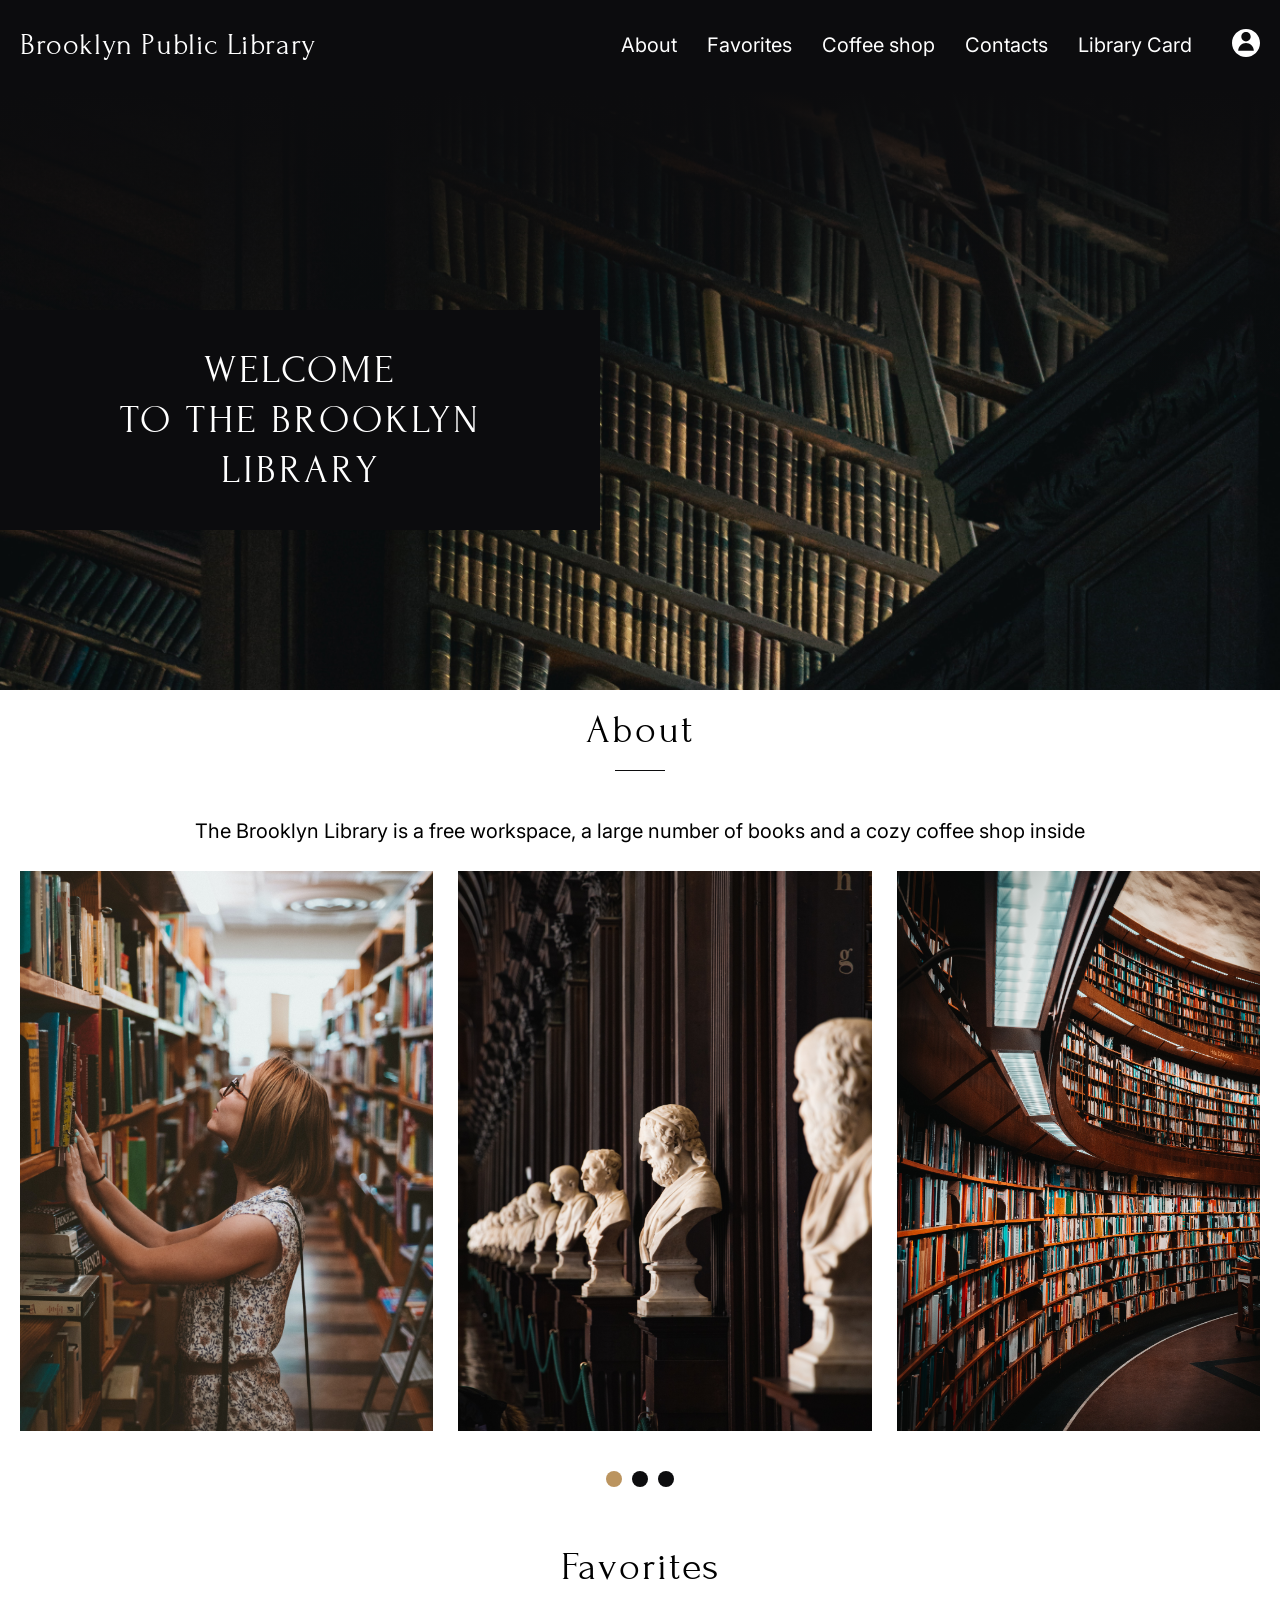
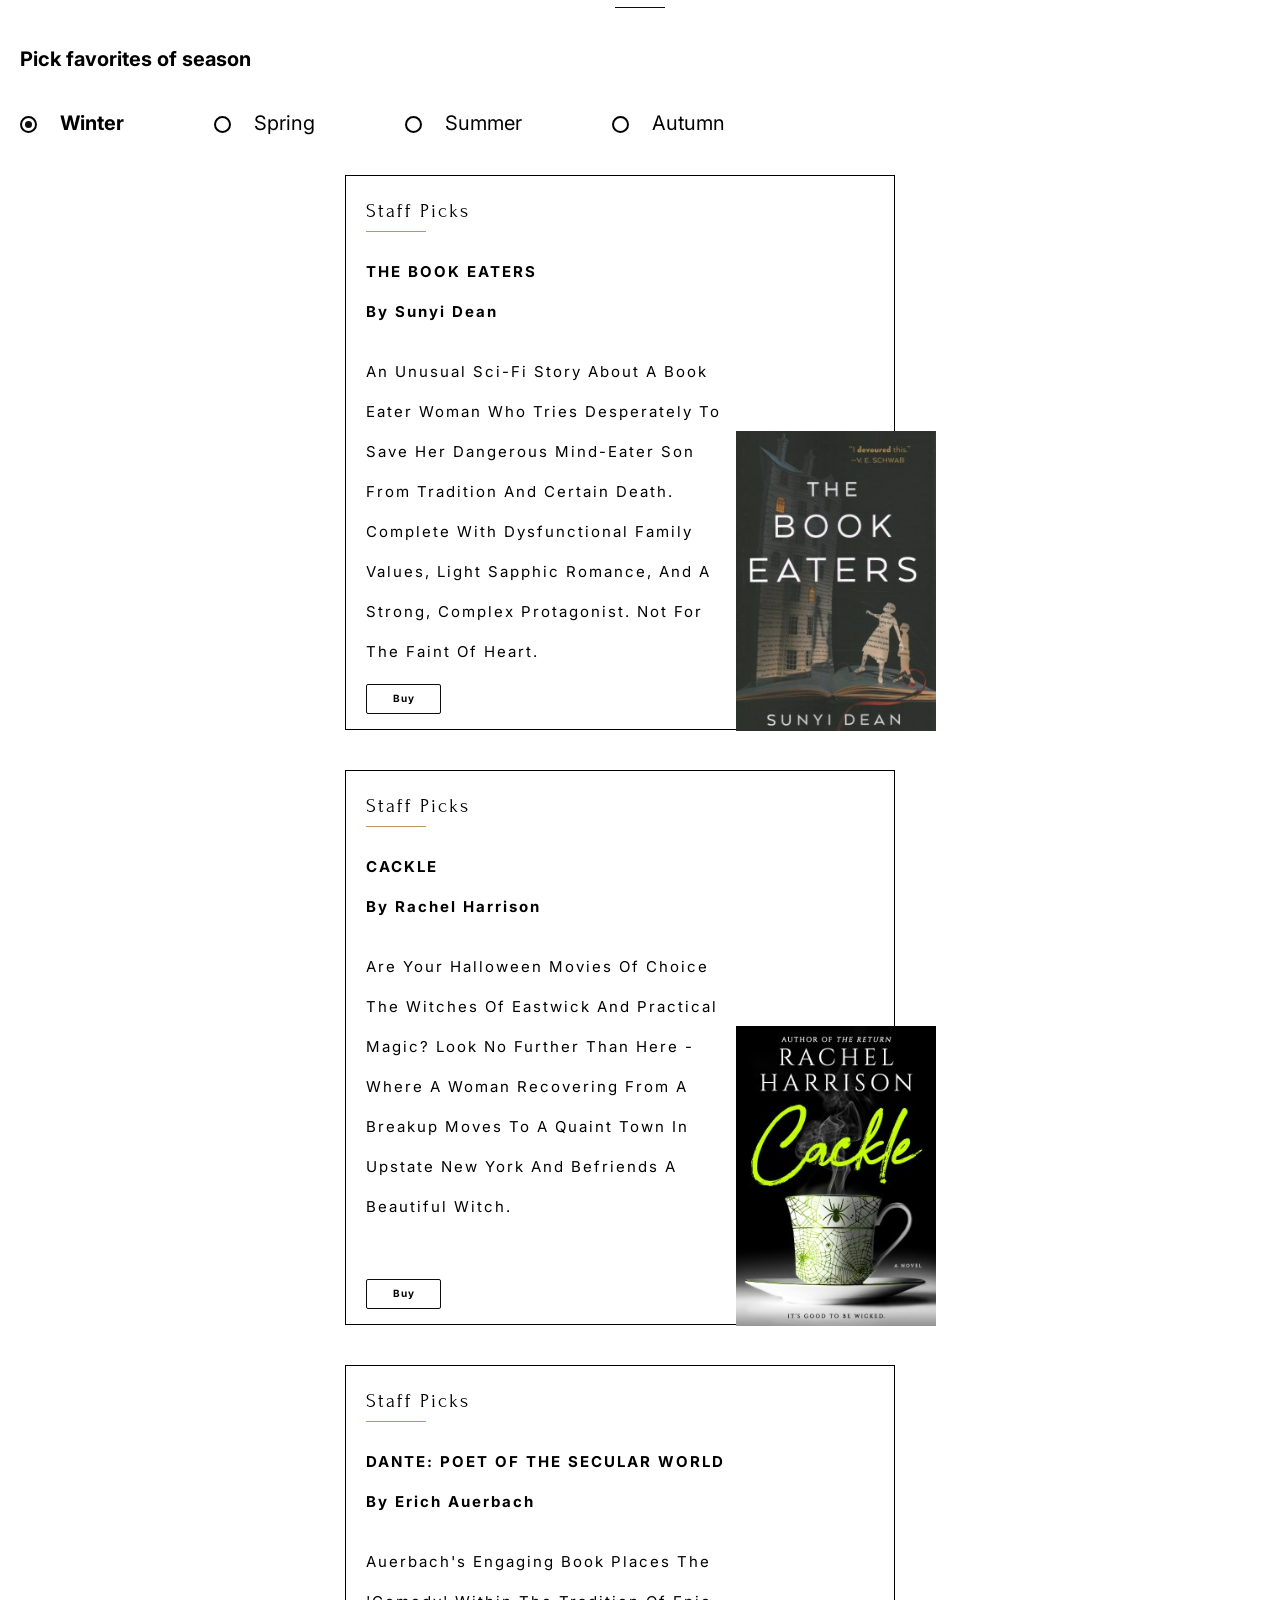
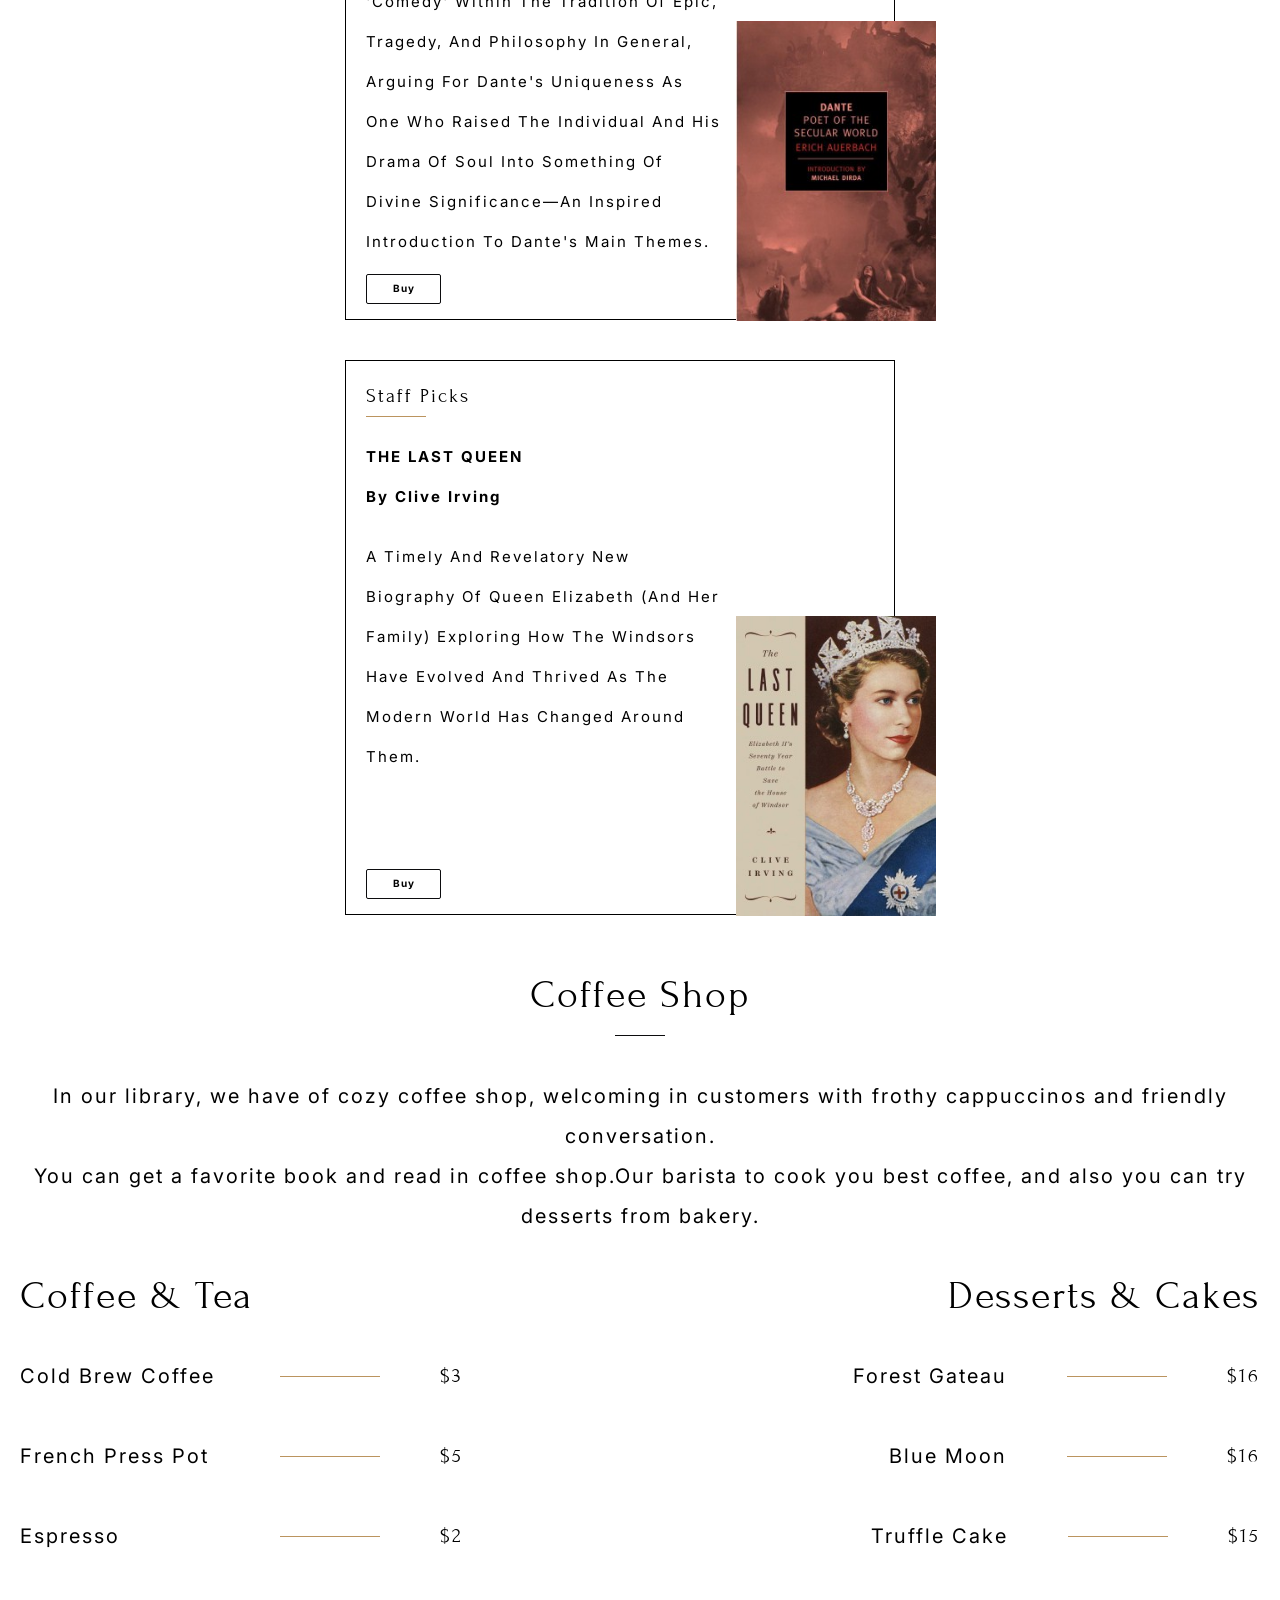
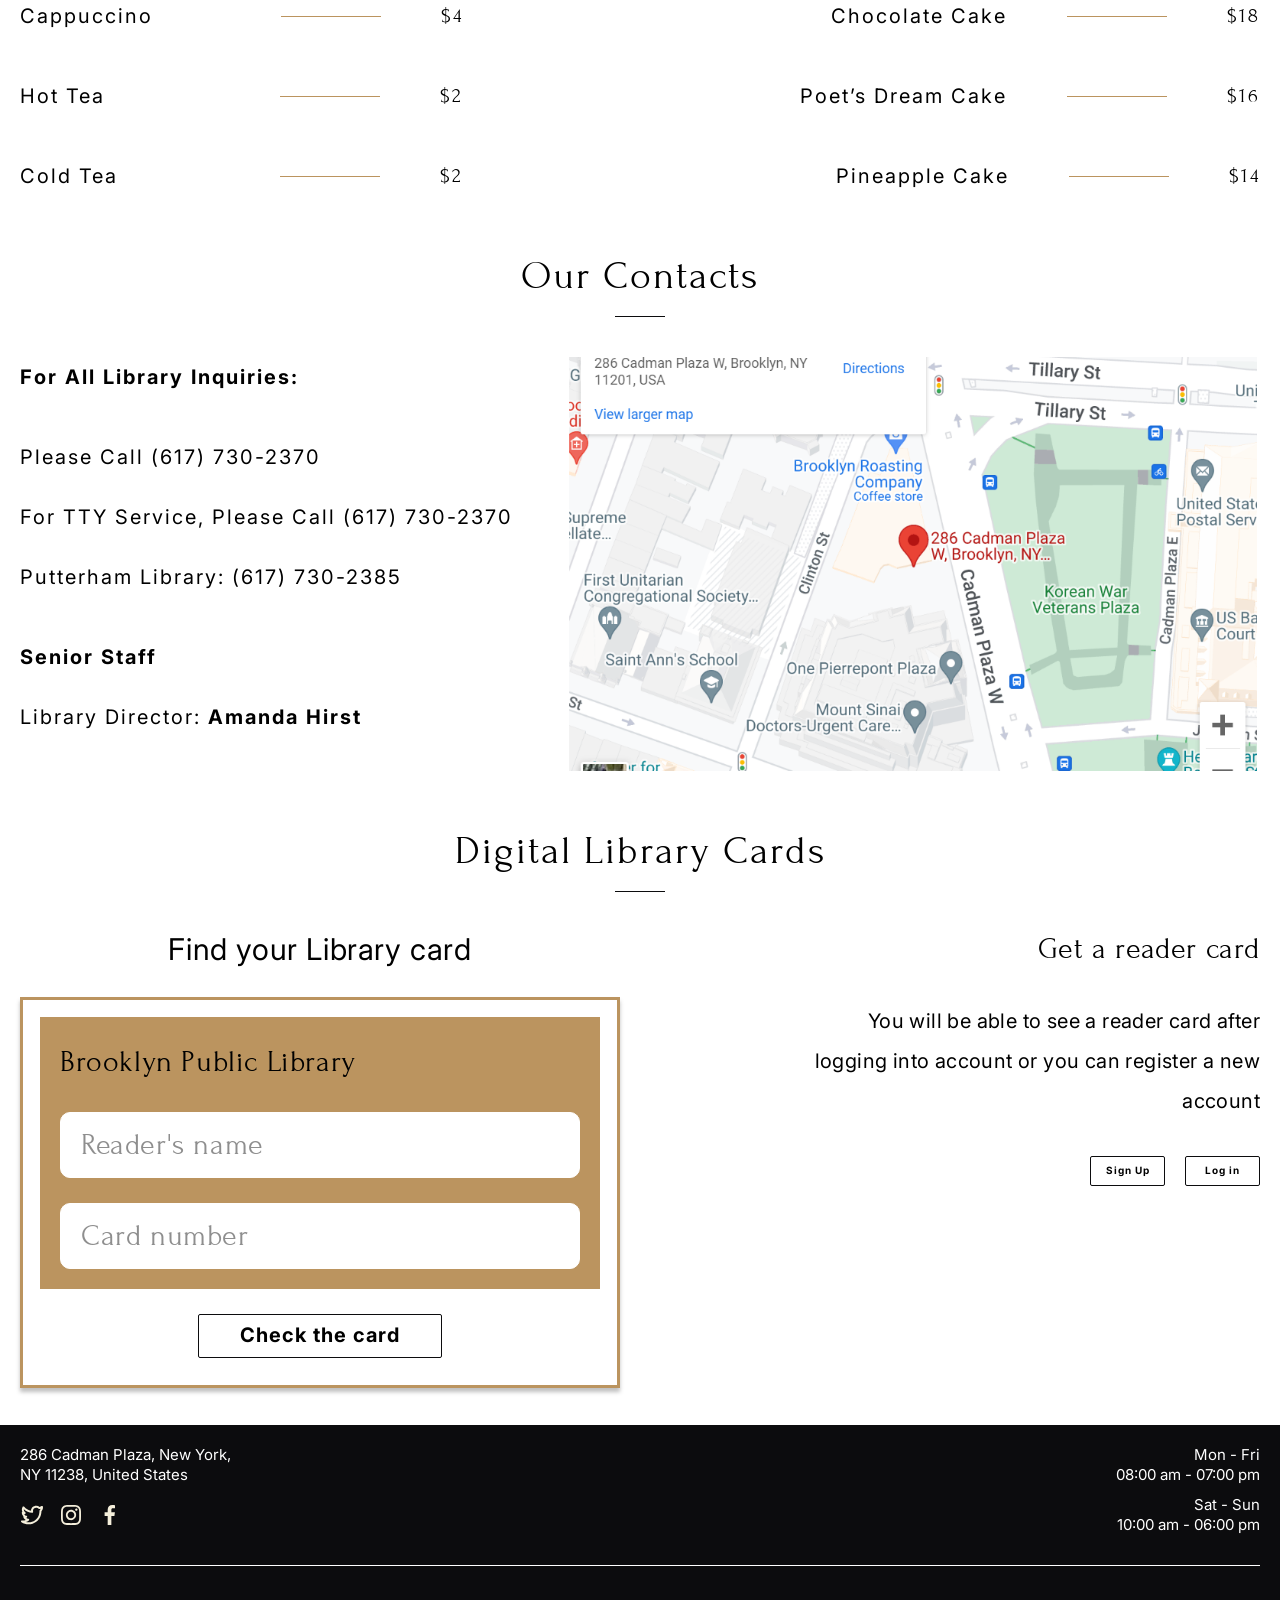
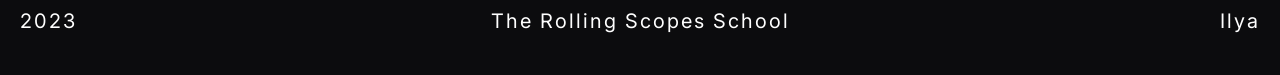
<file: index.html>
<!DOCTYPE html>
<html lang="en">

<head>
  <meta charset="UTF-8">
  <meta name="viewport" content="width=device-width, initial-scale=1.0">
  <title>Brooklyn Public Library</title>
  <meta name="description" content="Brooklyn Public Library">
  <meta name="keywords" content="library, books, library in brooklyn">
  <link rel="icon" href="#" type="image/x-icon">
  <link rel="icon" type="image/x-icon" href="./icons/favicon.ico">
  <link rel="stylesheet" type="text/css" href="./css/style.css">
  <link rel="stylesheet" type="text/css" href="./css/fonts.css">
  <link rel="preconnect" href="https://fonts.googleapis.com">
  <link rel="preconnect" href="https://fonts.gstatic.com" crossorigin>
  <link href="https://fonts.googleapis.com/css2?family=Forum&family=Inter:wght@400;700&display=swap" rel="stylesheet">
  <link rel="stylesheet" type="text/css" href="./css/normalize.css">
</head>

<body>
  <div class="wrapper">

    <header class="header">
      <div class="header__container">
        <div class="header__elements">
          <h1 class="header__title title">Brooklyn Public Library</h1>
          <nav class="header__nav nav">
            <ul class="nav__list">
              <li class="nav__item">
                <a class="nav__link nav__link--active" href="#about">About</a>
              </li>
              <li class="nav__item">
                <a class="nav__link" href="#favorites">Favorites</a>
              </li>
              <li class="nav__item">
                <a class="nav__link" href="#coffee-shop">Coffee shop</a>
              </li>
              <li class="nav__item">
                <a class="nav__link" href="#contacts">Contacts</a>
              </li>
              <li class="nav__item">
                <a class="nav__link" href="#library-card">Library Card</a>
              </li>
            </ul>
          </nav>

          <div class="auth-icon">
            <a class="auth-icon__link" href="#">
              <img class="auth-icon__img" src="./icons/auth-icon-img.svg" alt="login user">
            </a>
            <a class="profile-icon__link" href="#" title="">
              <svg class="user-svg" width="28" height="28" viewBox="0 0 28 28" fill="none"
                xmlns="http://www.w3.org/2000/svg">
                <path
                  d="M28 14C28 21.732 21.732 28 14 28C6.26801 28 0 21.732 0 14C0 6.26801 6.26801 0 14 0C21.732 0 28 6.26801 28 14Z"
                  fill="white" />
                <text x="50%" y="50%" text-anchor="middle" fill="#BB945F" font-size="15" font-family="Inter"
                  dy=".3em">JD</text>
              </svg>

            </a>

            <div class="popup popup-auth popup-text">
              <div class="popup__body">
                <p><b>Profile</b></p>
                <div class="border"></div>
                <a href="#login-modal" class="modal-link">Log In</a>
                <a href="#register-modal" class="modal-link">Register</a>
              </div>
            </div>
            <div class="popup popup-profile popup-text">
              <div class="popup__body">
                <p><b>Profile</b></p>
                <div class="border"></div>
                <a href="#profile-modal" class="modal-link ">My profile</a>
                <a href="#logout" class="modal-link logoutButton">Log out</a>
              </div>
            </div>
          </div>


          <button class="navbar-toggler">
            <span class="navbar-toggler__line"></span>
            <span class="navbar-toggler__line"></span>
            <span class="navbar-toggler__line"></span>
          </button>
        </div>
      </div>
    </header>

    <main class="main">

      <section class="welcome">
        <div class="welcome__container">
          <div class="welcome__text-block">
            <h2 class="title welcome__title">Welcome<br>to the Brooklyn Library</h2>
          </div>
          <div class="welcome__image">
            <div class="welcome__overlay"></div>
          </div>
        </div>
      </section>

      <section class="about">
        <div class="about__container">
          <div class="about__content content">
            <div class="section-title-block">
              <h2 class="section__title title" id="about">About</h2>
              <div class="title__border"></div>
            </div>
            <p class="text">The Brooklyn Library is a free workspace, a large number of books and a cozy
              coffee shop inside </p>
            <div class="slider">

              <div class="slider__items">
                <button type="button" class="slider__button-prev"></button>
                <div class="slider__image-wrapper">

                  <div class="slider__image-list">
                    <div class="slider__image">
                      <img class="image" src="./img/slider-image/slider-img-1.jpeg" alt="">
                    </div>
                    <div class="slider__image">
                      <img class="image" src="./img/slider-image/slider-img-2.jpeg" alt="">
                    </div>

                    <div class="slider__image">
                      <img class="image" src="./img/slider-image/slider-img-3.jpeg" alt="">
                    </div>
                    <div class="slider__image">
                      <img class="image" src="./img/slider-image/slider-img-4.jpeg" alt="">
                    </div>
                    <div class="slider__image">
                      <img class="image" src="./img/slider-image/slider-img-5.jpeg" alt="">
                    </div>
                  </div>

                </div>
                <button type="button" class="slider__button-next"></button>
              </div>


              <ul class="slider__navigation">
                <li class="slider__navigation-item slider__navigation-item--active">
                  <span class="slider__dot slider__dot--active"></span>
                </li>
                <li class="slider__navigation-item">
                  <span class="slider__dot"></span>
                </li>
                <li class="slider__navigation-item">
                  <span class="slider__dot"></span>
                </li>
                <li class="slider__navigation-item">
                  <span class="slider__dot"></span>
                </li>
                <li class="slider__navigation-item">
                  <span class="slider__dot"></span>
                </li>
              </ul>

            </div>
          </div>
        </div>
      </section>

      <section class="favorites">
        <div class="favorites__container">
          <div class="favorites__content content">
            <div class="section-title-block">
              <h2 class="section__title title" id="favorites">Favorites</h2>
              <div class="title__border"></div>
            </div>
            <div class="favorites__description">
              <p><b>Pick favorites of season</b></p>
            </div>

            <div class="radio-button-block">

              <div class="radio-button-block__item">
                <div class="radio">
                  <input type="radio" id="winter" name="season" value="1" checked>
                  <label for="winter">Winter</label>
                </div>
              </div>
              <div class="radio-button-block__item">
                <div class="radio">
                  <input type="radio" id="spring" name="season" value="2">
                  <label for="spring">Spring</label>
                </div>
              </div>
              <div class="radio-button-block__item">
                <div class="radio">
                  <input type="radio" id="summer" name="season" value="3">
                  <label for="summer">Summer</label>
                </div>
              </div>
              <div class="radio-button-block__item">
                <div class="radio">
                  <input type="radio" id="autumn" name="season" value="4">
                  <label for="autumn">Autumn</label>
                </div>
              </div>
            </div>
            <div class="favorites-list">
              <!-- WINTER BOOK -->
              <div class="favorites__item">
                <div class="book">
                  <div class="title section__title section__title--low ">
                    <p>Staff Picks</p>
                    <div class="border">
                    </div>
                  </div>
                  <div class="description">
                    <p class="description--bold">The Book Eaters</p>
                    <p class=" description--bold description--cap">By Sunyi Dean</p>
                  </div>
                  <div class="book__text">
                    <p class="description">
                      An unusual sci-fi story about a book eater woman who tries desperately to
                      save her dangerous mind-eater son from tradition and certain death. Complete
                      with
                      dysfunctional family values, light Sapphic romance, and a strong, complex
                      protagonist. Not for the faint of heart.
                    </p>
                  </div>
                  <div class="book__button">
                    <button class="button-low">Buy</button>
                  </div>
                  <div class="book__preview">
                    <img src="./img/book/winter-book/winter-book-1.jpeg" alt="The Book Eaters By Sunyi Dean"
                      class="image">
                  </div>
                </div>
              </div>
              <div class="favorites__item">
                <div class="book">
                  <div class="title section__title section__title--low ">
                    <p>Staff Picks</p>
                    <div class="border">
                    </div>
                  </div>
                  <div class="description">
                    <p class="description--bold">Cackle</p>
                    <p class="description--bold description--cap">By Rachel Harrison</p>
                  </div>
                  <div class="book__text">
                    <p class="description">
                      Are your Halloween movies of choice The Witches of Eastwick and Practical
                      Magic? Look no further than here - where a woman recovering from a breakup
                      moves to a
                      quaint town in upstate New York and befriends a beautiful witch.
                    </p>
                  </div>
                  <div class="book__button">
                    <button class="button-low">Buy</button>
                  </div>
                  <div class="book__preview">
                    <img src="./img/book/winter-book/winter-book-2.jpeg" alt="Cackle" class="image">
                  </div>
                </div>
              </div>
              <div class="favorites__item">
                <div class="book">
                  <div class="title section__title section__title--low ">
                    <p>Staff Picks</p>
                    <div class="border">
                    </div>
                  </div>
                  <div class="description">
                    <p class="description--bold">Dante: Poet of the Secular World</p>
                    <p class="description--bold description--cap">By Erich Auerbach</p>
                  </div>
                  <div class="book__text">
                    <p class="description">
                      Auerbach's engaging book places the 'Comedy' within the tradition of epic,
                      tragedy, and philosophy in general, arguing for Dante's uniqueness as one
                      who
                      raised the individual and his drama of soul into something of divine
                      significance—an inspired introduction to Dante's main themes.
                    </p>
                  </div>
                  <div class="book__button">
                    <button class="button-low">Buy</button>
                  </div>
                  <div class="book__preview">
                    <img src="./img/book/winter-book/winter-book-3.jpeg" alt="DANTE: POET OF THE SECULAR WORLD"
                      class="image">
                  </div>
                </div>
              </div>
              <div class="favorites__item">
                <div class="book">
                  <div class="title section__title section__title--low ">
                    <p>Staff Picks</p>
                    <div class="border">
                    </div>
                  </div>
                  <div class="description">
                    <p class="description--bold">The Last Queen </p>
                    <p class="description--bold description--cap">By Clive Irving</p>
                  </div>
                  <div class="book__text">
                    <p class="description">
                      A timely and revelatory new biography of Queen Elizabeth (and her family)
                      exploring how the Windsors have evolved and thrived as the modern world has
                      changed around them.
                    </p>
                  </div>
                  <div class="book__button">
                    <button class="button-low">Buy</button>
                  </div>
                  <div class="book__preview">
                    <img src="./img/book/winter-book/winter-book-4.jpeg" alt="THE LAST QUEEN" class="image">
                  </div>
                </div>
              </div>
              <!-- SPRING BOOK -->
              <div class="favorites__item">
                <div class="book">
                  <div class="title section__title section__title--low ">
                    <p>Staff Picks</p>
                    <div class="border">
                    </div>
                  </div>
                  <div class="description">
                    <p class="description--bold">The Body</p>
                    <p class="description--bold description--cap">By Stephen King</p>
                  </div>
                  <div class="book__text">
                    <p class="description">
                      Powerful novel that takes you back to a nostalgic time, exploring both the
                      beauty and danger and loss of innocence that is youth.
                    </p>
                  </div>
                  <div class="book__button">
                    <button class="button-low" name="buy book" type="button">Buy</button>
                  </div>
                  <div class="book__preview">
                    <img src="./img/book/spring-book/spring-book-1.jpeg" alt="The Body" class="image">
                  </div>
                </div>
              </div>
              <div class="favorites__item">
                <div class="book">
                  <div class="title section__title section__title--low ">
                    <p>Staff Picks</p>
                    <div class="border">
                    </div>
                  </div>
                  <div class="description">
                    <p class="description--bold">Carry: A Memoir of Survival on Stolen Land</p>
                    <p class="description--bold description--cap">By Toni Jenson</p>
                  </div>
                  <div class="book__text">
                    <p class="description">
                      This memoir about the author's relationship with gun violence feels both
                      expansive and intimate, resulting in a lyrical indictment of the way things
                      are
                    </p>
                  </div>
                  <div class="book__button">
                    <button class="button-low" name="buy book" type="button">Buy</button>
                  </div>
                  <div class="book__preview">
                    <img src="./img/book/spring-book/spring-book-2.jpeg"
                      alt="Carry: A Memoir of Survival on Stolen Land" class="image">
                  </div>
                </div>
              </div>
              <div class="favorites__item">
                <div class="book">
                  <div class="title section__title section__title--low ">
                    <p>Staff Picks</p>
                    <div class="border">
                    </div>
                  </div>
                  <div class="description">
                    <p class="description--bold">Days of Distraction</p>
                    <p class="description--bold description--cap">By Alexandra Chang</p>
                  </div>
                  <div class="book__text">
                    <p class="description">
                      A sardonic view of Silicon Valley culture, a meditation on race, and a
                      journal of displacement and belonging, all in one form-defying package of
                      spare prose.
                    </p>
                  </div>
                  <div class="book__button">
                    <button class="button-low" name="buy book" type="button">Buy</button>
                  </div>
                  <div class="book__preview">
                    <img src="./img/book/spring-book/spring-book-3.jpeg" alt="Days of Distraction" class="image">
                  </div>
                </div>
              </div>
              <div class="favorites__item">
                <div class="book">
                  <div class="title section__title section__title--low ">
                    <p>Staff Picks</p>
                    <div class="border">
                    </div>
                  </div>
                  <div class="description">
                    <p class="description--bold">Dominicana</p>
                    <p class="description--bold description--cap">By Angie Cruz</p>
                  </div>
                  <div class="book__text">
                    <p class="description">
                      A fascinating story of a teenage girl who marries a man twice her age with
                      the promise to bring her to America. Her marriage is an opportunity for her
                      family to eventually immigrate. For fans of Isabel Allende and Julia
                      Alvarez.
                    </p>
                  </div>
                  <div class="book__button">
                    <button class="button-low" name="buy book" type="button">Buy</button>
                  </div>
                  <div class="book__preview">
                    <img src="./img/book/spring-book/spring-book-4.jpeg" alt="Dominicana" class="image">
                  </div>
                </div>
              </div>
              <!-- SUMMER BOOK -->
              <div class="favorites__item">
                <div class="book">
                  <div class="title section__title section__title--low ">
                    <p>Staff Picks</p>
                    <div class="border">
                    </div>
                  </div>
                  <div class="description">
                    <p class="description--bold">Crude: A Memoir</p>
                    <p class="description--bold description--cap">By Pablo Fajardo & ​​Sophie
                      Tardy-Joubert</p>
                  </div>
                  <div class="book__text">
                    <p class="description">
                      Drawing and color by Damien Roudeau | This book illustrates the struggles of
                      a group of indigenous Ecuadoreans as they try to sue the ChevronTexaco
                      company for damage their oil fields did to the Amazon and her people
                    </p>
                  </div>
                  <div class="book__button">
                    <button class="button-low" name="buy book" type="button">Buy</button>
                  </div>
                  <div class="book__preview">
                    <img src="./img/book/summer-book/summer-book-1.jpeg" alt="Crude: A Memoir" class="image">
                  </div>
                </div>
              </div>
              <div class="favorites__item">
                <div class="book">
                  <div class="title section__title section__title--low ">
                    <p>Staff Picks</p>
                    <div class="border">
                    </div>
                  </div>
                  <div class="description">
                    <p class="description--bold">Let My People Go Surfing</p>
                    <p class="description--bold description--cap">By Yvon Chouinard</p>
                  </div>
                  <div class="book__text">
                    <p class="description">
                      Chouinard—climber, businessman, environmentalist—shares tales of courage and
                      persistence from his experience of founding and leading Patagonia, Inc. Full
                      title: Let My People Go Surfing: The Education of a Reluctant Businessman,
                      Including 10 More Years of Business Unusual.
                    </p>
                  </div>
                  <div class="book__button">
                    <button class="button-low" name="buy book" type="button">Buy</button>
                  </div>
                  <div class="book__preview">
                    <img src="./img/book/summer-book/summer-book-2.jpeg" alt="Let My People Go Surfing" class="image">
                  </div>
                </div>
              </div>
              <div class="favorites__item">
                <div class="book">
                  <div class="title section__title section__title--low ">
                    <p>Staff Picks</p>
                    <div class="border">
                    </div>
                  </div>
                  <div class="description">
                    <p class="description--bold">The Octopus Museum: Poems</p>
                    <p class="description--bold description--cap">By Brenda Shaughnessy</p>
                  </div>
                  <div class="book__text">
                    <p class="description">
                      This collection of bold and scathingly beautiful feminist poems imagines
                      what comes after our current age of environmental destruction, racism,
                      sexism, and divisive politics.
                    </p>
                  </div>
                  <div class="book__button">
                    <button class="button-low" name="buy book" type="button">Buy</button>
                  </div>
                  <div class="book__preview">
                    <img src="./img/book/summer-book/summer-book-3.jpeg" alt="The Octopus Museum: Poems" class="image">
                  </div>
                </div>
              </div>
              <div class="favorites__item">
                <div class="book">
                  <div class="title section__title section__title--low ">
                    <p>Staff Picks</p>
                    <div class="border">
                    </div>
                  </div>
                  <div class="description">
                    <p class="description--bold">Shark Dialogues: A Novel</p>
                    <p class="description--bold description--cap">By Kiana Davenport</p>
                  </div>
                  <div class="book__text">
                    <p class="description">
                      An epic saga of seven generations of one family encompasses the tumultuous
                      history of Hawaii as a Hawaiian woman gathers her four granddaughters
                      together in an erotic tale of villains and dreamers, queens and
                      revolutionaries, lepers and healers.
                    </p>
                  </div>
                  <div class="book__button">
                    <button class="button-low" name="buy book" type="button">Buy</button>
                  </div>
                  <div class="book__preview">
                    <img src="./img/book/summer-book/summer-book-4.jpeg" alt="Shark Dialogues: A Novel" class="image">
                  </div>
                </div>
              </div>
              <!-- AUTUMN BOOKS -->
              <div class="favorites__item">
                <div class="book">
                  <div class="title section__title section__title--low ">
                    <p>Staff Picks</p>
                    <div class="border">
                    </div>
                  </div>
                  <div class="description">
                    <p class="description--bold">Casual Conversation</p>
                    <p class="description--bold description--cap">By Renia White</p>
                  </div>
                  <div class="book__text">
                    <p class="description">
                      White's impressive debut collection takes readers through and beyond the
                      concepts of conversation and the casual - both what we say to each other and
                      what we don't, examining the possibilities around how we construct and
                      communicate identity.
                    </p>
                  </div>
                  <div class="book__button">
                    <button class="button-low" name="buy book" type="button">Buy</button>
                  </div>
                  <div class="book__preview">
                    <img src="./img/book/autumn-book/autumn-book-1.jpeg" alt="Casual Conversation" class="image">
                  </div>
                </div>
              </div>
              <div class="favorites__item">
                <div class="book">
                  <div class="title section__title section__title--low ">
                    <p>Staff Picks</p>
                    <div class="border">
                    </div>
                  </div>
                  <div class="description">
                    <p class="description--bold">The Great Fire</p>
                    <p class="description--bold description--cap">By Lou Ureneck</p>
                  </div>
                  <div class="book__text">
                    <p class="description">
                      The harrowing story of an ordinary American and a principled Naval officer
                      who, horrified by the burning of Smyrna, led an extraordinary rescue effort
                      that saved a quarter of a million refugees from the Armenian Genocide
                    </p>
                  </div>
                  <div class="book__button">
                    <button class="button-low" name="buy book" type="button">Buy</button>
                  </div>
                  <div class="book__preview">
                    <img src="./img/book/autumn-book/autumn-book-2.jpeg" alt="The Great Fire" class="image">
                  </div>
                </div>
              </div>
              <div class="favorites__item">
                <div class="book">
                  <div class="title section__title section__title--low ">
                    <p>Staff Picks</p>
                    <div class="border">
                    </div>
                  </div>
                  <div class="description">
                    <p class="description--bold">Rickey: The Life and Legend</p>
                    <p class="description--bold description--cap">By Howard Bryant</p>
                  </div>
                  <div class="book__text">
                    <p class="description">
                      With the fall rolling around, one can't help but think of baseball's
                      postseason coming up! And what better way to prepare for it than reading the
                      biography of one of the game's all-time greatest performers, the Man of
                      Steal, Rickey Henderson?
                    </p>
                  </div>
                  <div class="book__button">
                    <button class="button-low" name="buy book" type="button">Buy</button>
                  </div>
                  <div class="book__preview">
                    <img src="./img/book/autumn-book/autumn-book-3.jpeg" alt="Rickey: The Life and Legend"
                      class="image">
                  </div>
                </div>
              </div>
              <div class="favorites__item">
                <div class="book">
                  <div class="title section__title section__title--low ">
                    <p>Staff Picks</p>
                    <div class="border">
                    </div>
                  </div>
                  <div class="description">
                    <p class="description--bold">Slug: And Other Stories</p>
                    <p class="description--bold description--cap">By Megan Milks</p>
                  </div>
                  <div class="book__text">
                    <p class="description">
                      Exes Tegan and Sara find themselves chained together by hairballs of
                      codependency. A father and child experience the shared trauma of giving
                      birth to gods from their wounds.
                    </p>
                  </div>
                  <div class="book__button">
                    <button class="button-low" name="buy book" type="button">Buy</button>
                  </div>
                  <div class="book__preview">
                    <img src="./img/book/autumn-book/autumn-book-4.jpeg" alt="Slug: And Other Stories" class="image">
                  </div>
                </div>
              </div>
            </div>
          </div>
        </div>
      </section>
      <section class="coffee-shop">
        <div class="coffee-shop__container">
          <div class="coffee-shop__content content">
            <div class="section-title-block">
              <h2 class="section__title title" id="coffee-shop">Coffee Shop</h2>
              <div class="title__border"></div>
            </div>
            <div class="coffee-shop__description">
              <p class="text text--spacing">In our library, we have of cozy coffee shop, welcoming in
                customers with frothy
                cappuccinos and friendly conversation.</p>
              <p class="text text--spacing">
                You can get a favorite book and read in coffee shop.Our barista to cook you best
                coffee, and also you can try desserts from bakery.</p>
            </div>
            <div class="coffee-shop__menu">
              <ul class="menu-coffee">
                <li class="title section__title section__title--color">
                  <p>Coffee & Tea</p>
                </li>
                <li class="menu-item">
                  <p class="text text--spacing text--cap text--left">Cold Brew Coffee</p>
                  <div class="border border--long"></div>
                  <p class="title section__title section__title--low">$3</p>
                </li>
                <li class="menu-item">
                  <p class="text text--spacing text--cap text--left">French Press Pot</p>
                  <div class="border border--long"></div>
                  <p class="title section__title section__title--low">$5</p>
                </li>
                <li class="menu-item">
                  <p class="text text--spacing text--cap text--left">Espresso</p>
                  <div class="border border--long"></div>
                  <p class="title section__title section__title--low">$2</p>
                </li>
                <li class="menu-item">
                  <p class="text text--spacing text--cap text--left">Cappuccino</p>
                  <div class="border border--long"></div>
                  <p class="title section__title section__title--low">$4</p>
                </li>
                <li class="menu-item">
                  <p class="text text--spacing text--cap text--left">Hot tea</p>
                  <div class="border border--long"></div>
                  <p class="title section__title section__title--low">$2</p>
                </li>
                <li class="menu-item">
                  <p class="text text--spacing text--cap text--left">Cold tea</p>
                  <div class="border border--long"></div>
                  <p class="title section__title section__title--low">$2</p>
                </li>
              </ul>
              <ul class="menu-desserts">
                <li class="title section__title section__title--color">
                  <p>Desserts & Cakes</p>
                </li>
                <li class="menu-item">
                  <p class="text text--spacing text--cap text--left">Forest Gateau</p>
                  <div class="border border--long"></div>
                  <p class="title section__title section__title--low">$16</p>
                </li>
                <li class="menu-item">
                  <p class="text text--spacing text--cap text--left">Blue Moon</p>
                  <div class="border border--long"></div>
                  <p class="title section__title section__title--low">$16</p>
                </li>
                <li class="menu-item">
                  <p class="text text--spacing text--cap text--left">Truffle Cake</p>
                  <div class="border border--long"></div>
                  <p class="title section__title section__title--low">$15</p>
                </li>
                <li class="menu-item">
                  <p class="text text--spacing text--cap text--left">Chocolate Cake</p>
                  <div class="border border--long"></div>
                  <p class="title section__title section__title--low">$18</p>
                </li>
                <li class="menu-item">
                  <p class="text text--spacing text--cap text--left">Poet’s Dream Cake</p>
                  <div class="border border--long"></div>
                  <p class="title section__title section__title--low">$16</p>
                </li>
                <li class="menu-item">
                  <p class="text text--spacing text--cap text--left">Pineapple Cake</p>
                  <div class="border border--long"></div>
                  <p class="title section__title section__title--low">$14</p>
                </li>
              </ul>
            </div>
          </div>
        </div>
      </section>

      <section class="contacts">
        <div class="contacts__container">
          <div class="contacts__content content">
            <div class="section-title-block">
              <h2 class="section__title title" id="contacts">Our Contacts</h2>
              <div class="title__border"></div>
            </div>
            <div class="information">
              <ul class="information__list">
                <li class="text text--spacing text--cap"><b>For all Library inquiries:</b></li>
                <li class="text text--spacing text--cap">Please call <a href="tel:(617)730-2370">(617)
                    730-2370</a></li>
                <li class="text text--spacing text--cap">For TTY service, please call
                  <a href="tel:(617)730-2370">(617) 730-2370</a>
                </li>
                <li class="text text--spacing text--cap">Putterham Library:
                  <a href="tel:(617)730-2385">(617) 730-2385</a>
                </li>
                <li class="text text--spacing text--cap"><b>Senior Staff</b></li>
                <li class="text text--spacing text--cap">Library Director: <b><a
                      href="mailto:AmandaHirst@gmail.com">Amanda Hirst</a></b></li>
              </ul>

              <div class="information__map">
                <img class="image" src="./img/map.png" alt="google map">
              </div>
            </div>
          </div>
        </div>
      </section>

      <section class="library-cards">
        <div class="library-cards__container">
          <div class="library-cards__content content">
            <div class="section-title-block">
              <h2 class="section__title title" id="library-card">Digital library Cards</h2>
              <div class="title__border"></div>
            </div>
            <div class="cards">
              <div class="find-card">
                <p class="find-card__title">Find your Library card</p>
                <div class="find-card__form">
                  <form class="find-card__input">
                    <p class="title header__title header__title--black">Brooklyn Public Library</p>
                    <input type="text" class="form" aria-label="input readers name" placeholder="Reader's name">
                    <input type="text" class="form" minlength="8" aria-label="input card number"
                      placeholder="Card number">
                  </form>
                  <button type="submit" class="find-card__button">Check the card</button>
                  <div class="card-profile-low d-none">
                    <div class="card-profile__item">
                      <p>Visits</p>
                      <img src="./icons/profile-union.svg" alt="profile-union">
                      <div class="card-profile__visits">23</div>
                    </div>
                    <div class="card-profile__item">
                      <p>Bonuses</p>
                      <img src="./icons/profile-star.svg" alt="profile-star">
                      <div class="card-profile__bonus">1240</div>
                    </div>
                    <div class="card-profile__item">
                      <p>Books</p>
                      <img src="./icons/profile-book.svg" alt="profile-book">
                      <div class="card-profile__books">3</div>
                    </div>
                  </div>
                </div>
              </div>
              <div class="get-card">
                <div class="get-card__text">
                  <p class="title header__title header__title--center">Get a reader card</p>
                  <p class="text text--spacing-low">You will be able to see a reader card
                    after logging into
                    account or you can register
                    a new account</p>
                </div>
                <div class="get-card__buttons">
                  <button class="button-low modal-link" name="register-modal" type="button">Sign Up</button>
                  <button class="button-low modal-link" name="login-modal" type="button">Log in</button>
                  <button class="button-low modal-link d-none" name="profile-modal" type="button">Profile</button>
                </div>
              </div>
            </div>
          </div>
        </div>
      </section>
    </main>

    <footer class="footer">
      <div class="footer__container">
        <div class="footer-block">
          <div class="footer-block__item">
            <div class="footer-text-low">
              <a href="https://goo.gl/maps/kgReJ5641aqLCBcx7" target="_blank">
                <p>286 Cadman Plaza, New York,</p>
                <p>NY 11238, United States</p>
              </a>
            </div>
            <div class="footer-text-low">
              <p>Mon - Fri</p>
              <p>08:00 am - 07:00 pm</p>
            </div>
          </div>
          <div class="footer-block__item">
            <ul class="social">
              <li><a href="https://twitter.com" target="_blank"><img src="./icons/u_twitter-alt.svg"
                    alt="twitter-icon"></a></li>
              <li><a href="https://www.instagram.com" target="_blank"><img src="./icons/u_instagram.svg"
                    alt="instagram-icon"></a></li>
              <li><a href="https://ru-ru.facebook.com" target="_blank"><img src="./icons/u_facebook-f.svg"
                    alt="facebook-icon"></a></li>
            </ul>
            <div class="footer-text-low">
              <p>Sat - Sun</p>
              <p>10:00 am - 06:00 pm</p>
            </div>
          </div>
        </div>
        <div class="footer-block">
          <div class="footer-copyright text-footer">
            <p class="footer-copyright__year">2023</p>
            <a class="footer-copyright__school" href="https://rs.school/js-stage0/" target="_blank">The
              Rolling Scopes School</a>
            <a class="footer-copyright__autor"
              href="https://github.com/rolling-scopes-school/linderjk-JSFEPRESCHOOL2023Q2" target="_blank">Ilya</a>
          </div>
        </div>
      </div>
    </footer>
  </div>


  <div class="modal" id="login-modal">
    <div class="modal__body">
      <p class="title section__title section__title--low">LOGIN</p>
      <div class="modal__close-button">
        <svg class="close-button-svg" width="15" height="15" viewBox="0 0 15 15" xmlns="http://www.w3.org/2000/svg">
          <line x1="0" y1="0" x2="15" y2="15" stroke="black" stroke-width="3" />
          <line x1="0" y1="15" x2="15" y2="0" stroke="black" stroke-width="3" />
        </svg>
      </div>
      <form class="form__modal" id="login-form">
        <label for="GET-email">E-mail or readers card</label>
        <input required id="GET-email" type="email" name="email">
        <label for="GET-password">Password</label>
        <input required minlength="8" id="GET-password" type="password" name="password">
        <button id="login-button" type="submit">Log In</button>
      </form>
      <p class="modal__text">Don’t have an account? <a href="#register-modal" class="modal-link">Register</a></p>
    </div>
  </div>

  <div class="modal" id="register-modal">
    <div class="modal__body">
      <p class="title section__title section__title--low">REGISTER</p>
      <div class="modal__close-button">
        <svg class="close-button-svg" width="15" height="15" viewBox="0 0 15 15" xmlns="http://www.w3.org/2000/svg">
          <line x1="0" y1="0" x2="15" y2="15" stroke="black" stroke-width="3" />
          <line x1="0" y1="15" x2="15" y2="0" stroke="black" stroke-width="3" />
        </svg>
      </div>
      <form class="form__modal" id="register-form">
        <label for="SET-firstname">First name</label>
        <input required id="SET-firstname" type="text" name="firstName">
        <label for="SET-lastname">Last name</label>
        <input required id="SET-lastname" type="text" name="lastName">
        <label for="SET-email">E-mail</label>
        <input required id="SET-email" type="email" name="email">
        <label for="SET-password">Password</label>
        <input required minlength="8" id="SET-password" type="password" name="password">
        <button id="signup-button" type="submit">Sign Up</button>
      </form>
      <p class="modal__text">Already have an account? <a href="#login-modal" class="modal-link">Login</a></p>
    </div>
  </div>

  <div class="modal" id="profile-modal">
    <div class="modal__body profile-body">
      <div class="modal__close-button">
        <svg class="close-button-svg" width="15" height="15" viewBox="0 0 15 15" xmlns="http://www.w3.org/2000/svg">
          <line x1="0" y1="0" x2="15" y2="15" stroke="black" stroke-width="3" />
          <line x1="0" y1="15" x2="15" y2="0" stroke="black" stroke-width="3" />
        </svg>
      </div>

      <div class="profile-content">
        <div class="profile-content__bg">
          <div class="profile__avatar">
            <svg class="user-svg" width="35" height="35" viewBox="0 0 28 28" fill="none"
              xmlns="http://www.w3.org/2000/svg">
              <path
                d="M28 14C28 21.732 21.732 28 14 28C6.26801 28 0 21.732 0 14C0 6.26801 6.26801 0 14 0C21.732 0 28 6.26801 28 14Z"
                fill="white" />
              <text x="50%" y="50%" text-anchor="middle" fill="#BB945F" font-size="15" font-family="Inter"
                dy=".3em">JD</text>
            </svg>
          </div>
          <div class="profile__name">
            <p>John Doe</p>
          </div>
        </div>

        <div class="profile-content__info">
          <p class="title">My profile</p>
          <div class="card-profile text">
            <div class="card-profile__item">
              <p>Visits</p>
              <img src="./icons/profile-union.svg" alt="profile-union">
              <div class="card-profile__visits">23</div>
            </div>
            <div class="card-profile__item">
              <p>Bonuses</p>
              <img src="./icons/profile-star.svg" alt="profile-star">
              <div class="card-profile__bonus">1240</div>
            </div>
            <div class="card-profile__item">
              <p>Books</p>
              <img src="./icons/profile-book.svg" alt="profile-book">
              <div class="card-profile__books">3</div>
            </div>
          </div>

          <p>Rented books</p>
          <div class="books-list">
            <ul>
            </ul>
          </div>
          <div class="card-number">
            <p>Card number</p>
            <div class="user-card-number">F00234030</div>
            <a><img src="./icons/profile-icon-copy.svg" alt="profile-copy-icon"></a>
          </div>
        </div>
      </div>
    </div>
  </div>


  <div class="modal" id="abonement-modal">
    <div class="modal__body abonement-body">
      <div class="modal__close-button">
        <svg class="close-button-svg" width="15" height="15" viewBox="0 0 15 15" xmlns="http://www.w3.org/2000/svg">
          <line x1="0" y1="0" x2="15" y2="15" stroke="white" stroke-width="3" />
          <line x1="0" y1="15" x2="15" y2="0" stroke="white" stroke-width="3" />
        </svg>
      </div>
      <div class="abonement">
        <div class="abonement__header">
          <p>Buy a library card</p>
        </div>
        <div class="abonement__content">
          <form class="abonement__form">
            <label for="SET-payNumber">Bank card number</label>
            <input required maxlength="19" minlength="16" id="SET-payNumber" type="text" name="payNumber">
            <label for="SET-expirationCode">Expiration code</label>
            <div class="abonement__form-low">
              <input required id="SET-expirationCode" type="text" maxlength="2" name="expirationCodeOne">
              <input required id="SET-expirationCode-second" type="text" maxlength="2" name="expirationCodeTwo">
            </div>
            <label for="SET-CVC">CVC</label>
            <div class="abonement__form-low">
              <input required id="SET-CVC" type="text" minlength="3" maxlength="3" name="CVC">
            </div>
            <label for="SET-CardholderName">Cardholder name</label>
            <input required id="SET-CardholderName" type="text" name="cardholderName">
            <label for="SET-PostalCode">Postal code</label>
            <input required id="SET-PostalCode" type="text" name="postalCode">
            <label for="SET-CityTown">City / Town</label>
            <input required id="SET-CityTown" type="text" name="cityTown">
            <div class="abonement__actions">
              <button id="abonemetbuy-button" type="submit">Buy</button>
              <div class="abonement__price">$ 25.00</div>
            </div>
          </form>
          <div class="abonement__information">
            <p>If you are live, work, attend school, or pay property taxes in New York State, you can get a $25 digital
              library card right now using this online form. Visitors to New York State can also use this form to apply
              for a temporary card.
            </p>
          </div>
        </div>
      </div>
    </div>
  </div>


  <script src="./js/index.js"></script>
  <script src="./js/slider.js"></script>
  <script src="./js/script.js"></script>
  <script src="./js/books.js"></script>
  <script src="./js/popup.js"></script>
  <script src="./js/modals.js"></script>
  <script src="./js/grade.js"></script>
</body>

</html>
</file>
<file: css/style.css>
* {
  box-sizing: border-box;
}

html {
  scroll-behavior: smooth;
}

body {
  font-family: var(--font-family-inter);
  font-size: var(--font-size-base);
  margin: 0;
  font-weight: 400;
}

a {
  text-decoration: none;
  margin: 0px;
  padding: 0px;
  color: inherit;
  transition: color 300ms linear;
}

a:hover {
  color: var(--main-library);
  transition: color 300ms linear;
  cursor: pointer;
}



p {
  margin: 0px;
  padding: 0px;
}

ul,
li {
  list-style: none;
  padding: 0px;
  margin: 0px;
}

h1,
h2,
h3,
h4,
h5,
h6 {
  margin: 0px;
  padding: 0px;

}

b,
strong {
  font-weight: 700 !important;
}

/* *________________________________________________SUMMARY________________ */
.wrapper {
  overflow: hidden;
  width: 100%;
  position: relative;
}


[class*="__container"] {
  max-width: 1440px;
  margin: 0px auto;
  width: 100%;

}

[class*="__content"] {
  padding: 20px 20px 40px 20px;
  gap: 20px;

}

.title__border {
  width: 50px;
  border-bottom: 1px solid var(--black-library);
  margin-top: 20px;
  margin: 20px auto;
}

/* *________________________________________________HEADER________________ */

.header__elements {
  display: flex;
  flex-flow: row wrap;
  justify-content: space-between;
  background-color: var(--black-library);
  height: 90px;
  padding: 20px;
  align-items: center;


}

.header__nav {
  margin-left: auto;
}


.nav__list {
  display: flex;
  justify-content: center;
  align-items: center;
  gap: 30px;

}

.auth-icon {
  margin-left: 40px;
  position: relative;

}

.popup {
  position: absolute;
  z-index: 99999;
  right: 0;
  top: 30px;
  opacity: 0;
  visibility: hidden;
  transition: opacity 0.3s, visibility 0.3s;

}

.popup__body {
  display: flex;
  flex-direction: column;
  align-items: center;
  justify-content: center;
  gap: 5px;
  width: 80px;
  height: 115px;
  background-color: var(--white);

}

.popup-active {
  opacity: 1;
  visibility: visible;
}


.nav__link {
  color: var(--white);
  position: relative;

}

.nav__item a::after {
  position: absolute;
  content: "";
  background-color: var(--main-library);
  top: 120%;
  left: 0;
  width: 100%;
  height: 2px;
  opacity: 0;
  transition: opacity 0.3s, transform 0.3s;
  transform: translateY(10px);

}

.nav__item a:hover::after {
  opacity: 1;
  transform: translateY(0px);
}

.nav__link:hover {
  animation-name: link;
  animation-duration: 500ms;
  animation-fill-mode: forwards;
}

@keyframes link {
  0% {
    color: var(--header-footer-text-color);
  }

  100% {
    color: var(--main-library);
  }
}

/* *________________________________________________WELCOME_SECTION________________ */

.welcome__image {
  height: 600px;
  width: 100%;
  background: url(../img/header-img-library.jpeg) no-repeat center;
  background-size: cover;

}

.welcome__container {
  display: flex;
}

.welcome__text-block {
  width: 600px;
  height: 220px;
  background-color: var(--black-library);
  text-align: center;
  padding: 35px 40px;
  margin: 220px 840px 160px 0px;
  position: absolute;
}

@media (max-width: 600px) {
  .welcome__text-block {
    width: 100%;
    height: 300px;
    margin: 0px 90px 40px 0;
  }
}

.welcome__overlay {
  height: 300px;
  background: linear-gradient(180deg, #0C0C0E 0%, #0C0C0E 0.01%, rgba(18, 18, 21, 0.10) 100%);

}

/* *________________________________________________ABOUT_SECTION________________ */

.content {
  display: flex;
  flex-direction: column;
  align-content: center;
  align-items: center;

}

.about__content {
  padding-bottom: 35px;
}

/* *______________________________SLIDER__*/

.slider {
  width: 100%;
}

.slider__image-wrapper {
  overflow: hidden;
}

.slider__image-list {
  display: flex;
  flex-direction: row;
  column-gap: 25px;
  flex-wrap: nowrap;
  transition: transform 500ms ease-in-out;

}

.slider__image {
  max-width: 450px;
  flex: 0 0 33.33%;
  height: 560px;
  overflow: hidden;


}

.image {
  width: 100%;
  height: 100%;
  object-fit: cover;

}

.slider__button-prev,
.slider__button-next {
  display: none;
}

.slider__navigation {
  display: flex;
  flex-direction: row;
  justify-content: center;
  margin-top: 35px;
}

.slider__navigation-item {
  display: flex;
  width: 26px;
  height: 26px;
  padding: 5px;
  justify-content: center;
  cursor: pointer;

}

.slider__navigation-item:nth-last-child(-n+2) {
  display: none;
}

.slider__dot {
  background-color: var(--black-library);
  border-radius: 50%;
  width: 16px;
  height: 16px;

}

.slider__dot--active {
  background-color: var(--main-library);

}

.slider__dot:hover {
  background-color: var(--main-library);
}

.slider__navigation-item--active {
  cursor: default;
  pointer-events: none;

}



/* *______________________________________________FAVORITES_SECTION______________ */

.favorites__description {
  align-self: start;

}

/* *______________________________CUSTOM RADIO__*/

/* TODO Elements alignment*/
.radio-button-block {
  display: flex;
  flex-direction: row;
  align-self: start;
  gap: 90px;
  margin: 15px 0;

}

.radio {
  position: relative;
  overflow: hidden;

}

.radio input[type="radio"] {
  display: none;

}

.radio label {
  font-family: Inter;
  font-size: 20px;
  font-style: normal;
  line-height: normal;
  margin-right: auto;
  margin-left: 40px;

}

.radio label:before {
  content: "";
  display: inline-block;
  width: 13px;
  height: 13px;
  border-radius: 50%;
  border: 2px solid black;
  position: absolute;
  top: 5px;
  left: 0px;

}

.radio input[type="radio"]:checked+label::after {
  content: "";
  display: block;
  border-radius: 50%;
  background-color: #0C0C0E;
  width: 7px;
  height: 7px;
  position: absolute;
  top: 10px;
  left: 5px;

}

.radio-button-block__item {
  cursor: pointer;
  padding: 5px 0px;

}

.radio-button-block__item *,
.radio-button-block__item *:before,
.radio-button-block__item *:after {
  cursor: pointer;
}

.radio input[type="radio"]:checked~label {
  font-weight: bold;

}

/* *______________________________FAVORITES_LIST__*/

.favorites-list {
  display: flex;
  flex-flow: row wrap;
  row-gap: 40px;
  justify-content: space-between;
  position: relative;


}

@keyframes fadeIn {
  from {
    opacity: 0;
  }

  to {
    opacity: 1;
  }
}

@keyframes fadeOut {
  from {
    opacity: 1;
  }

  to {
    opacity: 0;
  }
}

.favorites__item {
  width: 590px;
  height: 555px;

}

.favorites-item--hide {
  visibility: hidden;
  height: 0;
  position: absolute;
  opacity: 0;
  transition: opacity 1s ease-in;

}

.favorites-item--active {
  opacity: 1;
  transition: opacity 1s ease-in;
  visibility: visible;
  height: auto;
  position: static;

}


.book {
  width: 550px;
  height: 555px;
  border: 1px solid black;
  display: flex;
  flex-direction: column;
  padding: 15px 20px;
  row-gap: 20px;
  position: relative;

}

.book__text {
  width: 355px;
  height: 320px;
  overflow: hidden;

}

.border {
  width: 60px;
  height: 1px;
  border-bottom: 1px solid var(--main-library);
}

.button-low {
  width: 75px;
  height: 30px;
  font-size: 10px;
  font-weight: 700;
  letter-spacing: 1px;
  border: 1px solid var(--black-library);
  border-radius: 2px;
  background-color: var(--white);
}

.button-low--press {
  border: solid 1px var(--main-library);
  color: var(--main-library);
  background-color: white;
  cursor: default;
  pointer-events: none;

}


.book__preview {
  width: 200px;
  height: 300px;
  position: absolute;
  left: 390px;
  top: 255px;

}

.book__preview-image {
  width: 100%;
  height: 100%;
  object-fit: cover;

}

/* *______________________________COFFEE-SHOP SECTION___ */

.coffee-shop__description {
  text-align: center;
}

.coffee-shop__menu {
  display: flex;
  flex-flow: row wrap;
  width: 100%;
  justify-content: space-between;
  margin-top: 20px;

}

.menu-coffee {
  display: flex;
  flex-direction: column;
  gap: 40px;

}

.menu-desserts {
  display: flex;
  flex-direction: column;
  gap: 40px;
  align-items: flex-end;

}

.menu-item {
  display: flex;
  gap: 60px;
  align-items: center;
  justify-content: space-between;


}

.menu-coffee .menu-item .text {
  min-width: 200px;
  text-align: left;
}

.menu-desserts .menu-item .text {
  min-width: 200px;
  text-align: right;
}


.border--long {
  width: 100px;

}

/* *______________________________CONTACTS SECTION___ */

.information {
  width: 100%;
  display: flex;
  flex-direction: row;
  justify-content: space-between;

}

.information__list {
  display: flex;
  flex-direction: column;
  gap: 20px;
}

.information__list li:nth-child(1),
.information__list li:nth-child(4) {
  margin-bottom: 20px;
}

.information__map {
  width: 700px;
  height: 414px;

}

.cards {
  width: 100%;
  display: flex;
  flex-direction: row;
  justify-content: space-between;
  flex-wrap: wrap;

}

.find-card {
  width: 600px;
  height: 453px;
  flex-shrink: 0;

}

.find-card__title {
  font-size: 30px;
  letter-spacing: 0.6px;
  text-align: center;
  margin-bottom: 30px;

}

.find-card__form {
  padding: 17px;
  border: 3px solid var(--main-library);
  box-shadow: 0px 4px 4px 0px rgba(0, 0, 0, 0.25);
}

.find-card__input {
  background-color: var(--main-library);
  display: flex;
  flex-direction: column;
  gap: 25px;
  padding: 20px;
  margin-bottom: 25px;

}

.find-card__input input {
  border: 1px solid white;
  border-radius: 10px;
  outline: none;
  align-self: center;
}

input::-webkit-outer-spin-button,
input::-webkit-inner-spin-button {
  -webkit-appearance: none;
  margin: 0;
}

.form {
  width: 520px;
  height: 66px;
  border-radius: 10px;
  padding: 8px 20px;

}

.find-card__button {
  display: block;
  border-radius: 2px;
  border: 1px solid #0C0C0E;
  background-color: var(--white);
  font-weight: 700;
  margin: 10px auto;
  width: 244px;
  height: 44px;
  letter-spacing: 1px;

}

.find-card__button:hover,
.button-low:hover:not([disabled]) {
  background: var(--main-library);
  transition: 0.5s;
  border: 1px solid var(--main-library);
  cursor: pointer;

}

.get-card {
  display: flex;
  flex-direction: column;
  gap: 35px;
  align-items: end;
  width: 456px;
}

.get-card__text {
  display: flex;
  flex-direction: column;
  gap: 35px;
  align-items: flex-end;
}

.get-card__buttons {
  display: flex;
  align-items: end;
  gap: 20px;
}

/* *______________________________FOOTER___ */

.footer__container {
  height: 250px;
  background-color: var(--black-library);
  padding: 20px;
  gap: 20px;
  display: flex;
  flex-direction: column;

}

.footer-block {
  height: 100px;
  display: flex;
  flex-direction: column;
  justify-content: center;

}

.footer-block__item {
  display: flex;
  flex-flow: row wrap;
  justify-content: space-between;
  margin-bottom: 10px;
  color: var(--white);
  align-items: center;
}

.social {
  display: flex;
  width: 102px;
  height: 24px;
  justify-content: center;
  align-items: flex-start;
  gap: 15px;

}

.footer__line {
  width: 1400px;
  height: 1px;
  background-color: var(--white);

}

.footer-copyright {
  display: flex;
  flex-direction: row;
  justify-content: space-between;
  margin-top: 20px;
}

.footer-block:last-child {
  border-top: 1px solid white;

}

.footer-copyright__year {
  min-width: 200px;
  flex: 0 0 auto;
  text-align: start;
}

.footer-copyright__autor {
  min-width: 200px;
  flex: 0 0 auto;
  text-align: end;
}

.footer-copyright__school {
  flex: 2;
  text-align: center;

}

.navbar-toggler {
  display: none;
}





/**_____________________________________________________ MEDIA */

@media (max-width: 1300px) {
  .favorites-list {
    flex-direction: column;
  }

}

@media (max-width: 1199.98px) {

  .cards {
    flex-direction: column;
    align-items: center;
  }

}

@media (max-width:1024px) {
  .container {
    max-width: none;

  }

  .text {
    text-align: center;

  }

  .slider__image {
    flex: 0 0 100%;
    max-width: 450px;
  }

  .slider__image-list {}

  .slider__image-wrapper {
    width: 450px;

  }

  .slider__items {
    display: flex;
    flex-direction: row;
    flex-wrap: nowrap;
    justify-content: center;
    column-gap: 50px;
  }

  .slider__button-prev,
  .slider__button-next {
    display: block;
    width: 40px;
    background-color: rgb(255, 255, 255);
    border: 0;
    outline: 0;
    position: relative;
    cursor: pointer;

  }

  .slider__button-prev::before,
  .slider__button-next::before {
    content: '';
    position: absolute;
    top: 53%;
    left: 15px;
    display: block;
    width: 8px;
    height: 8px;
    border-left: 2px solid var(--black);
    border-bottom: 2px solid var(--black);
    transform: rotate(45deg);
    cursor: pointer;

  }

  .slider__button-next:disabled::before,
  .slider__button-prev:disabled::before {
    border-left: 2px solid var(--gray-library);
    border-bottom: 2px solid var(--gray-library);
  }

  .slider__button-next:disabled:hover,
  .slider__button-prev:disabled:hover {
    cursor: none;
  }


  .slider__button-next::before {
    transform: rotate(-135deg);
  }

  .slider__navigation-item:nth-last-child(-n+2) {
    display: flex;
  }


  .slider__navigation {
    margin-top: 20px;

  }

  .favorites-list {
    justify-content: center;
  }

  .coffee-shop__menu {
    justify-content: center;
    flex-flow: column wrap;
    row-gap: 40px;
  }

  .menu-coffee {
    align-items: flex-start;
  }

  .information {
    flex-direction: column;

  }

  .information__list {
    align-items: flex-start;
  }

  .information__map {
    margin-top: 100px;
    align-self: center;
    width: 100%;
  }

  .cards {
    flex-direction: column;
    align-items: center;

  }

  .get-card {
    align-items: center;
    gap: 40px;

  }

  .get-card__text {
    display: flex;
    flex-direction: column;
    margin-top: 20px;
    gap: 40px;
    align-items: center;

  }

  .get-card__text>p {
    text-align: center !important;
    /* TODO TEXT align */
  }

  .get-card {
    width: 600px;
  }

  .auth-icon {
    margin-left: auto;
    margin-right: 40px;

  }

  .navbar-toggler {
    display: block;
    cursor: pointer;
    background-color: var(--black-library);
    border: none;
    margin: 0px;
    padding: 0px;


  }

  .navbar-toggler__line {
    display: block;
    width: 45px;
    height: 2px;
    margin: 8px 0px;
    background-color: white;
    transition: all 300ms ease-in-out;

  }

  .nav__list {
    display: flex;
    flex-direction: column;
    gap: 30px;
    justify-content: flex-start;
    padding: 10px;
    position: absolute;
    right: -100%;
    top: 90px;
    line-height: 50px;
    /* 250% */
    background-color: var(--black-library);
    width: 332px;
    height: 480px;
    transition: 700ms;
    z-index: 999;


  }

  .nav__list--active {
    right: 0px;

  }

  .navbar-toggler--active .navbar-toggler__line:nth-child(2) {
    display: none;


  }

  .navbar-toggler--active .navbar-toggler__line:nth-child(1) {
    transform: translateY(5px) rotate(45deg);
    background-color: var(--main-library);
  }

  .navbar-toggler--active .navbar-toggler__line:nth-child(3) {
    transform: translateY(-5px) rotate(-45deg);
    background-color: var(--main-library);
  }


}



@media (max-width: 769px) {

  .radio-button-block--sticky {

    position: fixed;
    top: 5px;
    justify-content: center;
    z-index: 5;
    background-color: var(--main-library);
    border: #000000 1px solid;
    opacity: 0.8;

  }

}


/**_____________________________________________________ MODALS */

.modal {
  position: fixed;
  width: 100%;
  height: 100%;
  background-color: rgb(0, 0, 0, 0.8);
  top: 0;
  left: 0;
  opacity: 0;
  visibility: hidden;
  overflow-y: auto;
  overflow-x: hidden;
  transition: all 500ms ease;
}

.modal--active {
  opacity: 1;
  visibility: visible;


}


/**_____________________________________________________ MODALS REGISTER_LOGIN*/
.modal__body {
  width: 250px;
  background-color: var(--white);
  display: flex;
  flex-direction: column;
  align-items: center;
  justify-content: center;
  padding: 20px 25px;
  gap: 20px;
  margin: 50px auto;
  position: relative;

}

.form__modal {
  display: flex;
  flex-direction: column;
  width: 100%;
  height: 100%;
  gap: 10px;

}

.form__modal input {
  width: 100%;
  height: 20px;
  border: 1px solid #BB945F;
}

.modal__body button {
  margin-top: 10px;
  width: 75px;
  height: 30px;
  border-radius: 2px;
  border: 1px solid #0C0C0E;

  /* text */
  color: #0C0C0E;
  font-family: Inter;
  font-size: 10px;
  font-weight: 700;

}

.modal__body button:hover {
  background-color: var(--main-library);
  transition: 0.5s;
  cursor: pointer;
}

.modal__close-button {
  position: absolute;
  padding: 5px;
  top: 15px;
  right: 15px;
  cursor: pointer;

}

.modal__close-button-svg:hover line {
  stroke: var(--main-library);
  transition: 0.5s;

}

.modal input::placeholder {
  color: rgba(255, 0, 0, 0.548);
  font-size: 10px;
}

.auth-icon__link-hide {
  display: none;
}

.profile-icon__link {
  display: none;

}

.profile-icon__link-active {
  display: block;
}





/**_____________________________________________________ MODALS PROFILE*/
.profile-body {
  width: 600px;
  height: 400px;
  background-color: var(--white);
  display: flex;
  flex-direction: column;
  align-items: center;
  justify-content: center;
  margin: 50px auto;
  position: relative;
  padding: 0;
}

.profile-content {
  display: flex;
  flex-direction: row;
  width: 100%;
  height: 100%;
}

.profile-content__bg {
  display: flex;
  flex-direction: column;
  justify-content: center;
  align-items: center;
  gap: 15px;
  background-color: var(--black-library);
  width: 170px;
  height: 403px;
  flex-shrink: 0;

}

.profile__avatar {
  display: flex;
  width: 80px;
  height: 80px;
  background-color: var(--white);
  justify-content: center;
  align-items: center;
}

.profile__name {
  display: flex;
  max-width: 120px;
  padding: 5px 15px;
  background-color: var(--white);
  justify-content: center;
  align-items: center;
}

.profile__name p {
  font-size: 15px;
}

.profile-content__info {
  display: flex;
  flex-direction: column;
  width: 100%;
  height: 100%;
  padding: 20px;
  gap: 20px;
}

.card-profile {
  display: inline-flex;
  align-items: center;
  gap: 20px;
}

.card-profile-low {
  display: flex;
  gap: 35px;
  width: 170px;
  height: 65px;
  margin: 0 auto;
  font-size: 10px;
  line-height: 20px;
  /* 200% */
  letter-spacing: 0.2px;

}

.card-profile-low .card-profile__item {
  gap: 0px;
}


.card-profile__item {
  display: flex;
  flex-direction: column;
  align-items: center;
  gap: 10px;
}

.card-number {
  display: flex;
  flex-direction: row;
  gap: 15px;
}

.user-card-number {
  color: var(--main-library);
}

.books-list {
  display: flex;
  overflow: scroll;
  max-width: 350px;
  max-height: 100px;
  scrollbar-width: thin;
  scrollbar-color: #333 #f0f0f0;
}

.books-list ul {
  margin: 0px 25px;

}

.books-list li {
  list-style: square;
}

.books-list::-webkit-scrollbar {
  width: 5px;
  height: 5px;
}

.books-list::-webkit-scrollbar-thumb {
  background-color: var(--main-library);
}

.books-list::-webkit-scrollbar-track {
  background-color: var(--white);
}

/**_____________________________________________________ MODALS ABONEMENT*/

.abonement-body {
  width: 640px;
  min-height: 540px;
  padding: 0px;

}

.abonement {
  width: 100%;
  height: 100%;
  display: flex;
  flex-direction: column;
}

.abonement__header {
  background-color: var(--black-library);
  width: 100%;
  height: 60px;
  display: flex;
  justify-content: center;
  align-items: center;

}

.abonement__header p {
  color: var(--white);
  font-family: Forum;
  font-size: 40px;
  font-style: normal;
  font-weight: 400;
  line-height: 20px;
  /* 50% */
  letter-spacing: 0.8px;
  text-transform: uppercase;
}

.abonement__content {
  display: flex;
  flex-direction: row;
  padding: 30px 40px 40px 40px;
  gap: 40px;

}

.abonement__form {
  display: flex;
  flex-direction: column;
  gap: 10px;
  max-width: 200px;
}

.abonement__form input {
  border: 1px solid #BB945F;
}

.abonement__form label {
  color: #000;
  font-family: Inter;
  font-size: 15px;
  font-style: normal;
  font-weight: 400;
  line-height: 20px;
  /* 133.333% */
  letter-spacing: 0.3px;
}


.abonement__form-low {
  display: flex;
  flex-direction: row;
  gap: 10px;
  align-items: center;
}

.abonement__form-low input {
  width: 45px;
}

.abonement__information {
  max-width: 330px;
  color: #8E8E8E;
  font-family: Inter;
  font-size: 15px;
  font-style: normal;
  font-weight: 400;
  line-height: 20px;
  letter-spacing: 2px;
}

.abonement__actions {
  display: flex;
  flex-direction: row;
  gap: 25px;
  align-items: flex-end;

}

.abonement__price {
  font-family: Inter;
  font-size: 20px;
  font-style: normal;
  font-weight: 700;
  line-height: 20px;
  letter-spacing: 2px;
  text-transform: uppercase;
}

.d-none {
  display: none;
}


/**_____________________________________________________ ROOT */

:root {
  --black-library: #0C0C0E;
  --main-library: #BB945F;
  --gray-library: #8E8E8E;
  --header-footer-text-color: #fff;
  --black: #000000;
  --white: #fff;
  --font-size-base: 1.25rem;
  /*20px*/
  --font-family-forum: Forum, sans-serif;
  --font-family-inter: Inter, sans-serif;

}
</file>
<file: css/fonts.css>
/**________________________________________________________FORUM*/

.title {
  font-family: var(--font-family-forum);
  font-weight: 400;
  font-size: 2.5rem;
  /*40px*/
  margin: 0;
  line-height: 50px;
}

.header__title {
  font-size: 1.875rem;
  color: var(--header-footer-text-color);
  letter-spacing: 0.6px;

}

.welcome__title {
  color: var(--header-footer-text-color);
  letter-spacing: 3px;
  text-transform: uppercase;

}

.section__title {
  letter-spacing: 2px;
  text-transform: capitalize;
  line-height: 40px;
}

.section__title--low {
  font-size: 20px;

}

.section__title--color {
  color: var(--main-library-text-color);
}

.header__title--black {
  color: var(--black-text-color);

}

.header__title--center {
  text-align: center;
  font-style: normal;
  line-height: normal;
  color: var(--black-text-color);

}

.find-card__input input::placeholder {
  color: #8E8E8E;
  font-family: Forum;
  font-size: 30px;
  line-height: 50px;
  /* 166.667% */
  letter-spacing: 0.6px;

}

.find-card__input input[type="text"],
.find-card__input input[type="number"] {
  color: #BB945F;
  font-family: Forum;
  font-size: 30px;
  line-height: 50px;
  /* 166.667% */
  letter-spacing: 0.6px;
}

/**________________________________________________________INTER*/

.text,
.description {
  font-family: var(--font-family-inter);
  font-style: normal;
  line-height: 40px;

}

.description {
  font-size: 15px;
  text-transform: capitalize;
  font-weight: 400;
  letter-spacing: 2px;

}

.description--bold {
  text-transform: uppercase;
  font-weight: 700;

}

.description--cap {
  text-transform: capitalize;

}

.text--spacing {
  letter-spacing: 2px;
  font-weight: 400;

}

.text--cap {
  text-transform: capitalize;

}

.text--left {
  margin-right: auto;
}

.text--right {
  text-align: right;
}

.text--spacing-low {
  letter-spacing: 0.4px;
}

.text-footer {
  color: var(--header-footer-text-color);
  font-size: 20px;
  font-style: normal;
  line-height: 20px;
  letter-spacing: 2px;
}

.footer-text-low {
  color: white;
  font-size: 15px;
  font-weight: 400;
  line-height: 20px;
}

.footer-text-low>p,
.get-card__text>p {
  text-align: right;
}




/**_____________________________________________________ MODALS */


.popup-text {
  font-size: 15px;
  font-weight: 400;
  line-height: 20px;
  /* 133.333% */
}

.form__modal label,
input[type="text"],
input[type="email"] {
  color: #000;
  font-family: Inter;
  font-size: 15px;
  line-height: 20px;
  /* 133.333% */
  letter-spacing: 0.3px;
}

.modal__text {
    text-shadow: 0px 2px 3px rgba(255, 255, 255, 0.16);
    font-family: Inter;
    font-size: 10px;
}

.modal__text a {
    text-decoration-line: underline;
    font-weight: 700;
}
</file>
